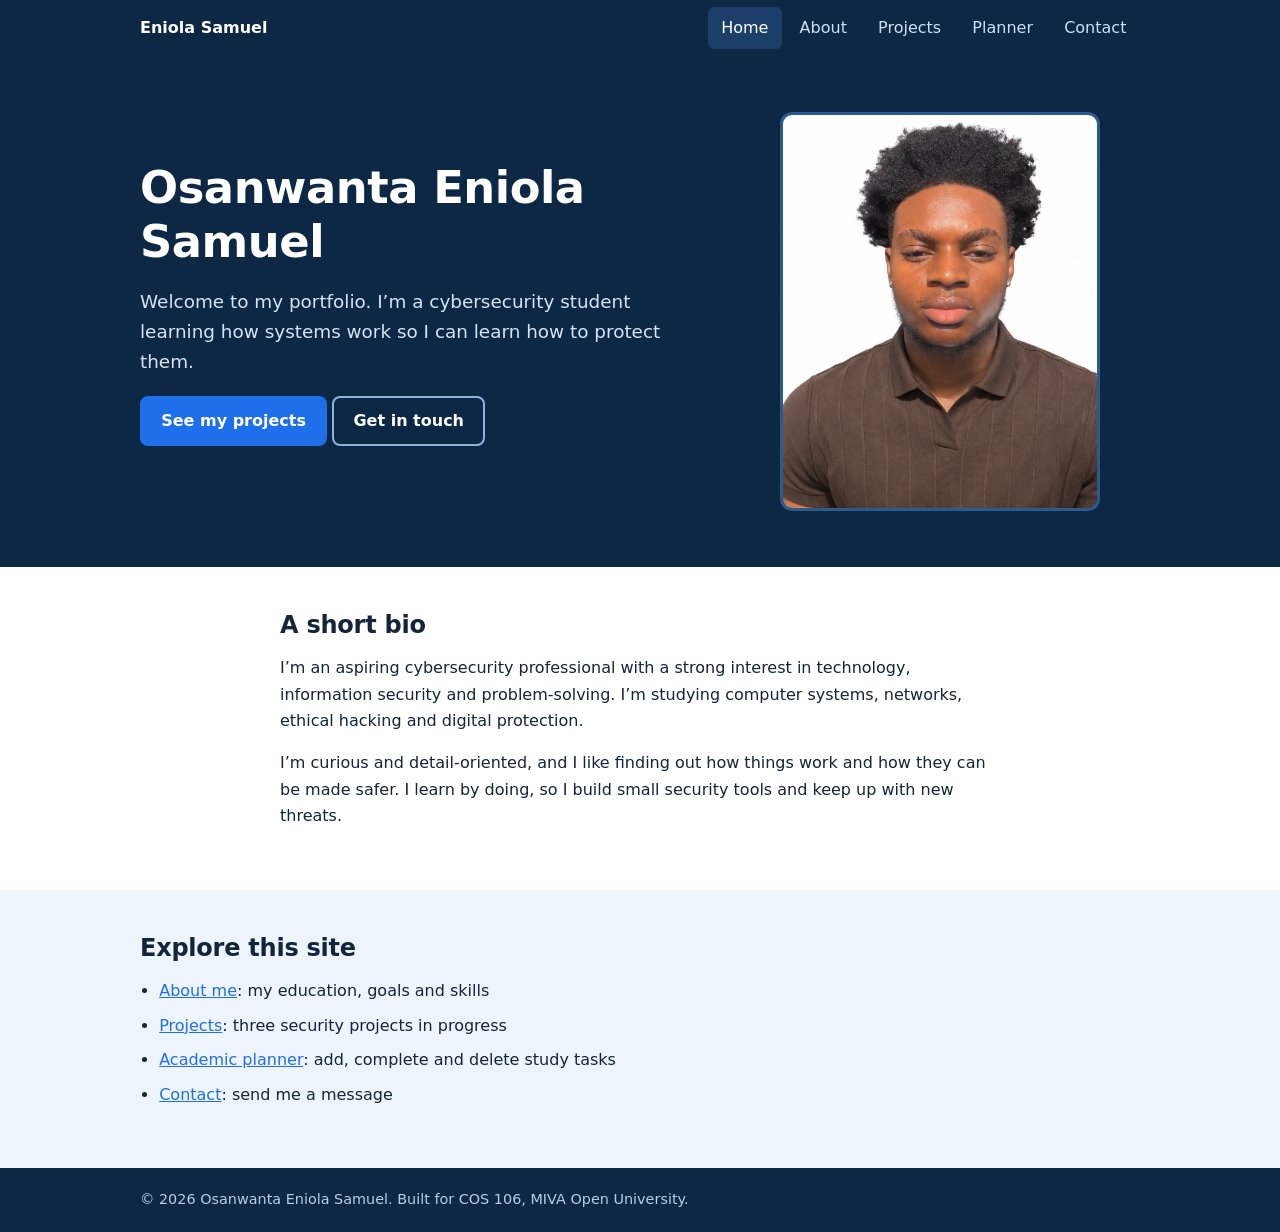
<file: index.html>
<!DOCTYPE html>
<html lang="en">
<head>
<meta charset="UTF-8">
<meta name="viewport" content="width=device-width, initial-scale=1">
<meta name="description" content="Student portfolio of Osanwanta Eniola Samuel, cybersecurity student.">
<title>Home | Osanwanta Eniola Samuel</title>
<link rel="stylesheet" href="css/style.css">
</head>
<body>
<header class="site">
<div class="wrap bar">
<a class="brand" href="index.html">Eniola Samuel</a>
<button class="menu-btn" id="menu-btn" aria-expanded="false" aria-controls="nav-list">Menu</button>
<nav aria-label="Main"><ul id="nav-list"><li><a href="index.html" aria-current="page">Home</a></li><li><a href="about.html">About</a></li><li><a href="projects.html">Projects</a></li><li><a href="planner.html">Planner</a></li><li><a href="contact.html">Contact</a></li></ul></nav>
</div>
</header>
<main>
<section class="hero">
<div class="wrap">
<div>
<h1>Osanwanta Eniola Samuel</h1>
<p class="lead">Welcome to my portfolio. I’m a cybersecurity student learning how systems work so I can learn how to protect them.</p>
<p><a class="btn" href="projects.html">See my projects</a> <a class="btn ghost" href="contact.html">Get in touch</a></p>
</div>
<figure class="photo"><img src="images/profile.jpg.PNG" alt="Portrait of Osanwanta Eniola Samuel" width="400" height="400"></figure>
</div>
</section>
<section class="section">
<div class="wrap narrow">
<h2>A short bio</h2>
<p>I’m an aspiring cybersecurity professional with a strong interest in technology, information security and problem-solving. I’m studying computer systems, networks, ethical hacking and digital protection.</p>
<p>I’m curious and detail-oriented, and I like finding out how things work and how they can be made safer. I learn by doing, so I build small security tools and keep up with new threats.</p>
</div>
</section>
<section class="section alt">
<div class="wrap">
<h2>Explore this site</h2>
<ul class="links">
<li><a href="about.html">About me</a>: my education, goals and skills</li>
<li><a href="projects.html">Projects</a>: three security projects in progress</li>
<li><a href="planner.html">Academic planner</a>: add, complete and delete study tasks</li>
<li><a href="contact.html">Contact</a>: send me a message</li>
</ul>
</div>
</section>
</main>
<footer class="site">
<div class="wrap"><p>&copy; <span id="year">2026</span> Osanwanta Eniola Samuel. Built for COS 106, MIVA Open University.</p></div>
</footer>
<script src="js/main.js"></script>
</body>
</html>
</file>
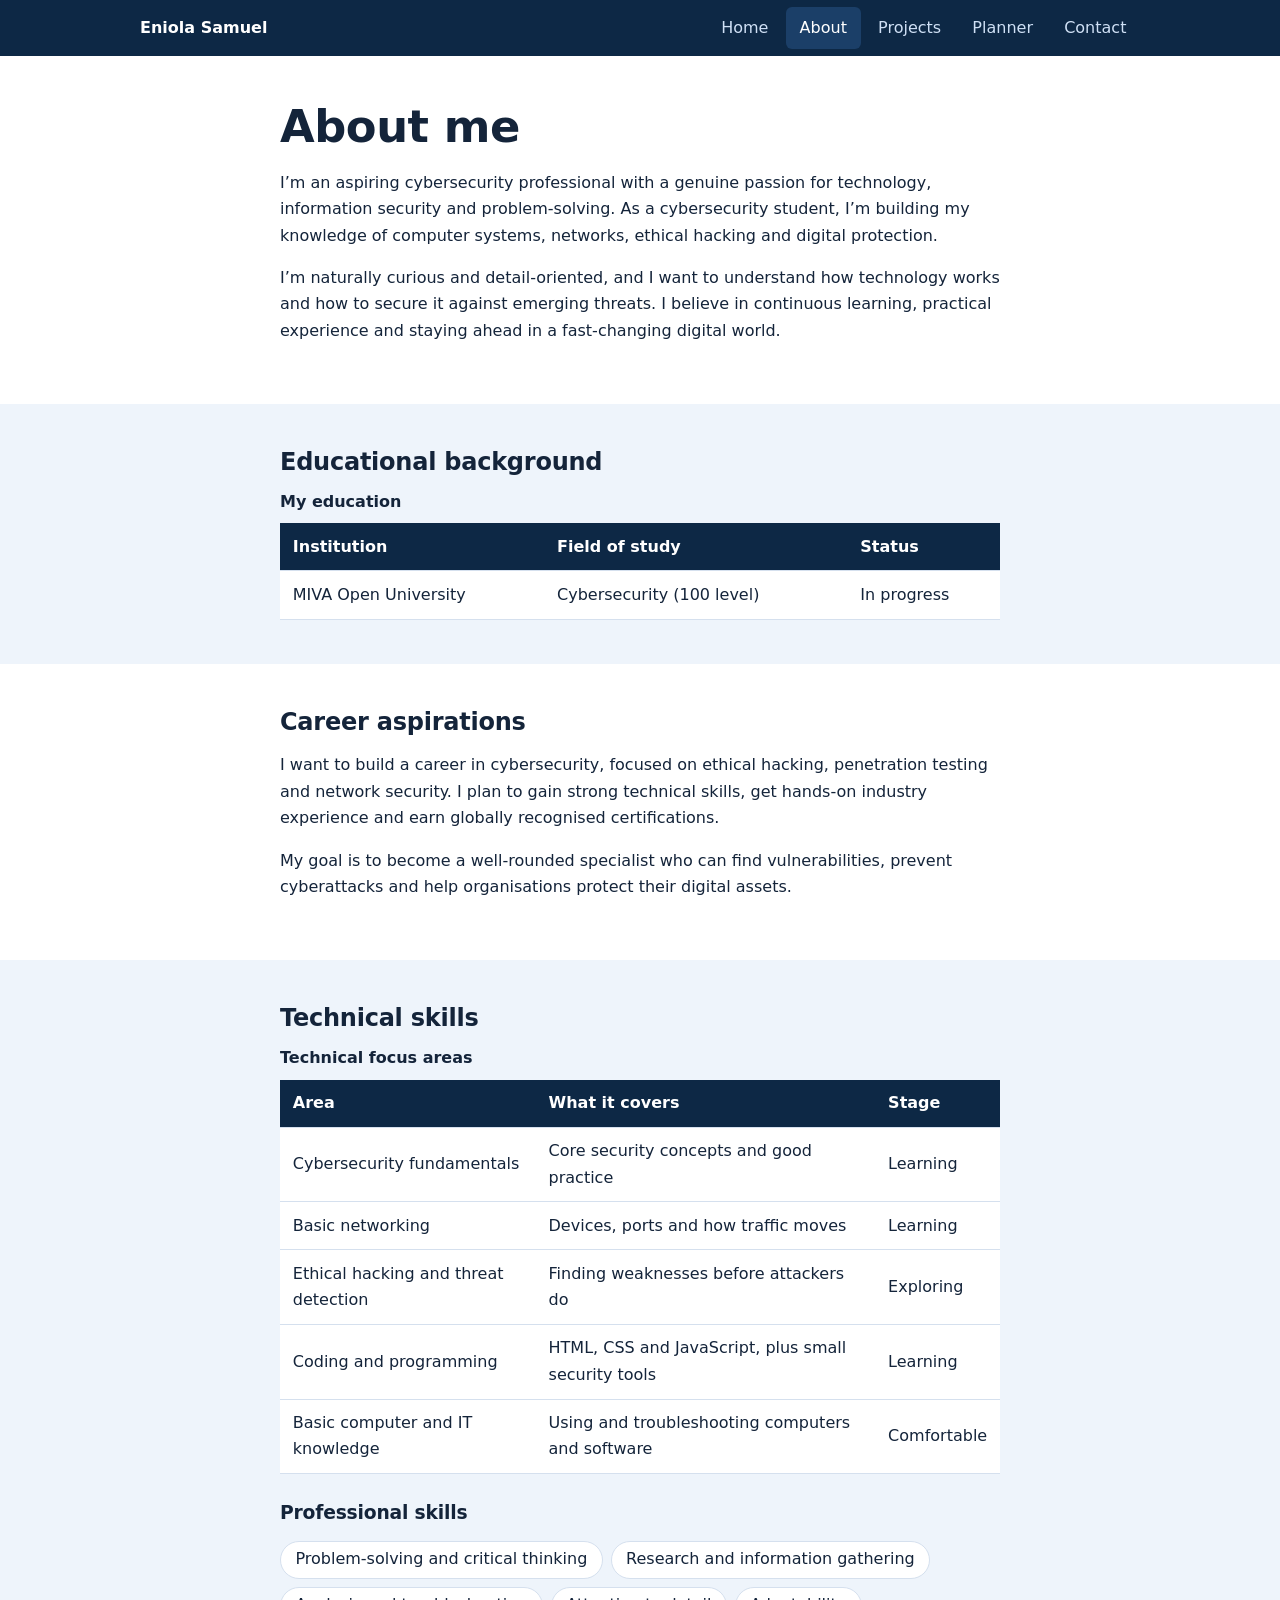
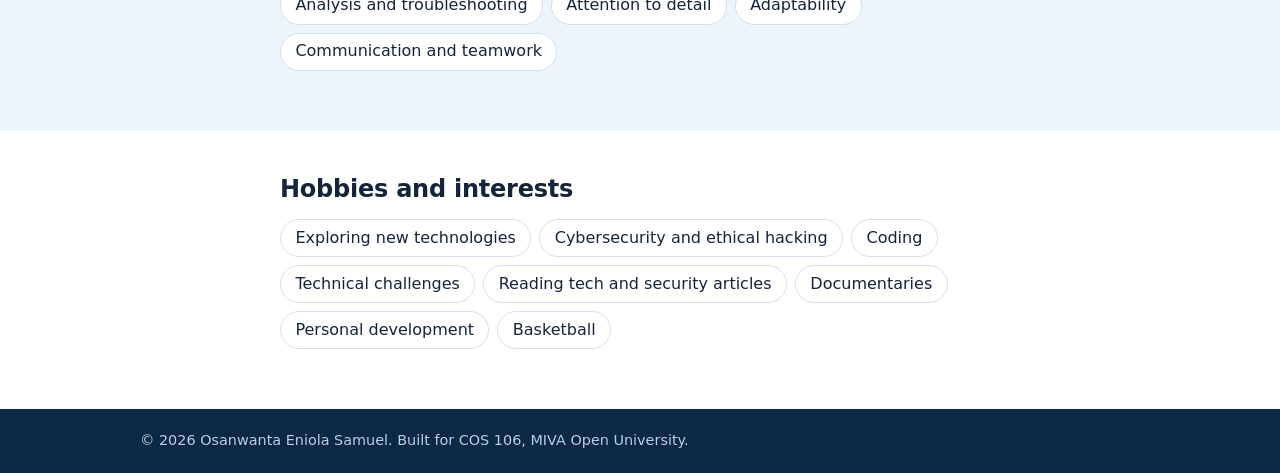
<file: about.html>
<!DOCTYPE html>
<html lang="en">
<head>
<meta charset="UTF-8">
<meta name="viewport" content="width=device-width, initial-scale=1">
<meta name="description" content="Student portfolio of Osanwanta Eniola Samuel, cybersecurity student.">
<title>About Me | Osanwanta Eniola Samuel</title>
<link rel="stylesheet" href="css/style.css">
</head>
<body>
<header class="site">
<div class="wrap bar">
<a class="brand" href="index.html">Eniola Samuel</a>
<button class="menu-btn" id="menu-btn" aria-expanded="false" aria-controls="nav-list">Menu</button>
<nav aria-label="Main"><ul id="nav-list"><li><a href="index.html">Home</a></li><li><a href="about.html" aria-current="page">About</a></li><li><a href="projects.html">Projects</a></li><li><a href="planner.html">Planner</a></li><li><a href="contact.html">Contact</a></li></ul></nav>
</div>
</header>
<main>
<section class="section">
<div class="wrap narrow">
<h1>About me</h1>
<p>I’m an aspiring cybersecurity professional with a genuine passion for technology, information security and problem-solving. As a cybersecurity student, I’m building my knowledge of computer systems, networks, ethical hacking and digital protection.</p>
<p>I’m naturally curious and detail-oriented, and I want to understand how technology works and how to secure it against emerging threats. I believe in continuous learning, practical experience and staying ahead in a fast-changing digital world.</p>
</div>
</section>
<section class="section alt">
<div class="wrap narrow">
<h2>Educational background</h2>
<div class="table-wrap">
<table>
<caption>My education</caption>
<thead><tr><th scope="col">Institution</th><th scope="col">Field of study</th><th scope="col">Status</th></tr></thead>
<tbody><tr><td>MIVA Open University</td><td>Cybersecurity (100 level)</td><td>In progress</td></tr></tbody>
</table>
</div>
</div>
</section>
<section class="section">
<div class="wrap narrow">
<h2>Career aspirations</h2>
<p>I want to build a career in cybersecurity, focused on ethical hacking, penetration testing and network security. I plan to gain strong technical skills, get hands-on industry experience and earn globally recognised certifications.</p>
<p>My goal is to become a well-rounded specialist who can find vulnerabilities, prevent cyberattacks and help organisations protect their digital assets.</p>
</div>
</section>
<section class="section alt">
<div class="wrap narrow">
<h2>Technical skills</h2>
<div class="table-wrap">
<table>
<caption>Technical focus areas</caption>
<thead><tr><th scope="col">Area</th><th scope="col">What it covers</th><th scope="col">Stage</th></tr></thead>
<tbody>
<tr><td>Cybersecurity fundamentals</td><td>Core security concepts and good practice</td><td>Learning</td></tr>
<tr><td>Basic networking</td><td>Devices, ports and how traffic moves</td><td>Learning</td></tr>
<tr><td>Ethical hacking and threat detection</td><td>Finding weaknesses before attackers do</td><td>Exploring</td></tr>
<tr><td>Coding and programming</td><td>HTML, CSS and JavaScript, plus small security tools</td><td>Learning</td></tr>
<tr><td>Basic computer and IT knowledge</td><td>Using and troubleshooting computers and software</td><td>Comfortable</td></tr>
</tbody>
</table>
</div>
<h3>Professional skills</h3>
<ul class="chips">
<li>Problem-solving and critical thinking</li>
<li>Research and information gathering</li>
<li>Analysis and troubleshooting</li>
<li>Attention to detail</li>
<li>Adaptability</li>
<li>Communication and teamwork</li>
</ul>
</div>
</section>
<section class="section">
<div class="wrap narrow">
<h2>Hobbies and interests</h2>
<ul class="chips">
<li>Exploring new technologies</li>
<li>Cybersecurity and ethical hacking</li>
<li>Coding</li>
<li>Technical challenges</li>
<li>Reading tech and security articles</li>
<li>Documentaries</li>
<li>Personal development</li>
<li>Basketball</li>
</ul>
</div>
</section>
</main>
<footer class="site">
<div class="wrap"><p>&copy; <span id="year">2026</span> Osanwanta Eniola Samuel. Built for COS 106, MIVA Open University.</p></div>
</footer>
<script src="js/main.js"></script>
</body>
</html>
</file>
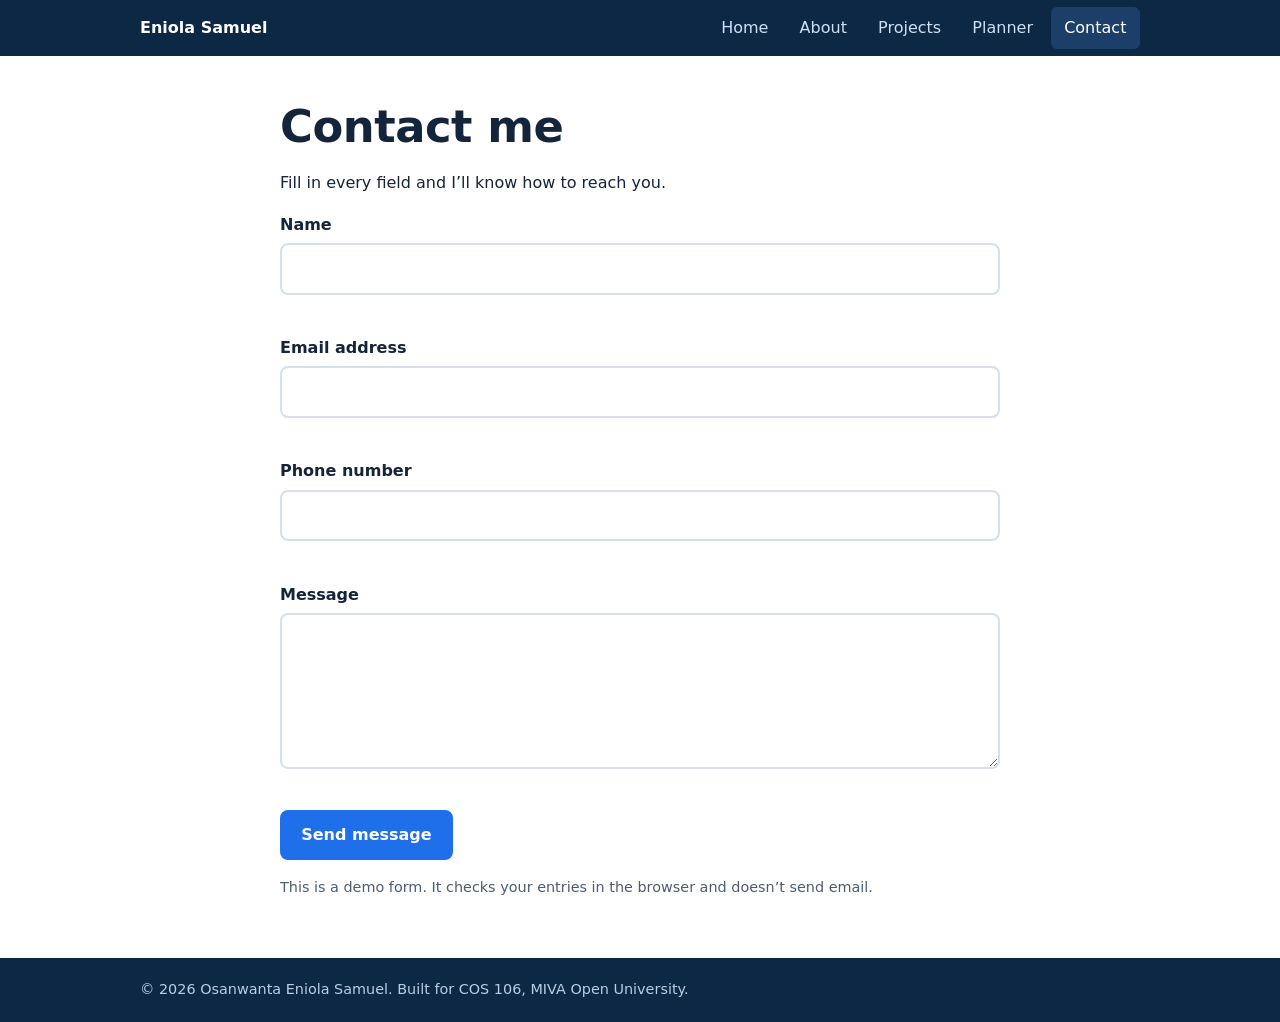
<file: contact.html>
<!DOCTYPE html>
<html lang="en">
<head>
<meta charset="UTF-8">
<meta name="viewport" content="width=device-width, initial-scale=1">
<meta name="description" content="Student portfolio of Osanwanta Eniola Samuel, cybersecurity student.">
<title>Contact | Osanwanta Eniola Samuel</title>
<link rel="stylesheet" href="css/style.css">
</head>
<body>
<header class="site">
<div class="wrap bar">
<a class="brand" href="index.html">Eniola Samuel</a>
<button class="menu-btn" id="menu-btn" aria-expanded="false" aria-controls="nav-list">Menu</button>
<nav aria-label="Main"><ul id="nav-list"><li><a href="index.html">Home</a></li><li><a href="about.html">About</a></li><li><a href="projects.html">Projects</a></li><li><a href="planner.html">Planner</a></li><li><a href="contact.html" aria-current="page">Contact</a></li></ul></nav>
</div>
</header>
<main>
<section class="section">
<div class="wrap narrow">
<h1>Contact me</h1>
<p>Fill in every field and I’ll know how to reach you.</p>
<form id="contact-form" novalidate>
<div class="field"><label for="name">Name</label><input id="name" name="name" type="text" autocomplete="name"><span class="error" id="name-error"></span></div>
<div class="field"><label for="email">Email address</label><input id="email" name="email" type="email" autocomplete="email"><span class="error" id="email-error"></span></div>
<div class="field"><label for="phone">Phone number</label><input id="phone" name="phone" type="tel" autocomplete="tel" inputmode="numeric"><span class="error" id="phone-error"></span></div>
<div class="field"><label for="message">Message</label><textarea id="message" name="message" rows="5"></textarea><span class="error" id="message-error"></span></div>
<button class="btn" type="submit">Send message</button>
</form>
<p class="success" id="form-success" role="status"></p>
<p class="note">This is a demo form. It checks your entries in the browser and doesn’t send email.</p>
</div>
</section>
</main>
<footer class="site">
<div class="wrap"><p>&copy; <span id="year">2026</span> Osanwanta Eniola Samuel. Built for COS 106, MIVA Open University.</p></div>
</footer>
<script src="js/main.js"></script>
<script src="js/contact.js"></script>
</body>
</html>
</file>
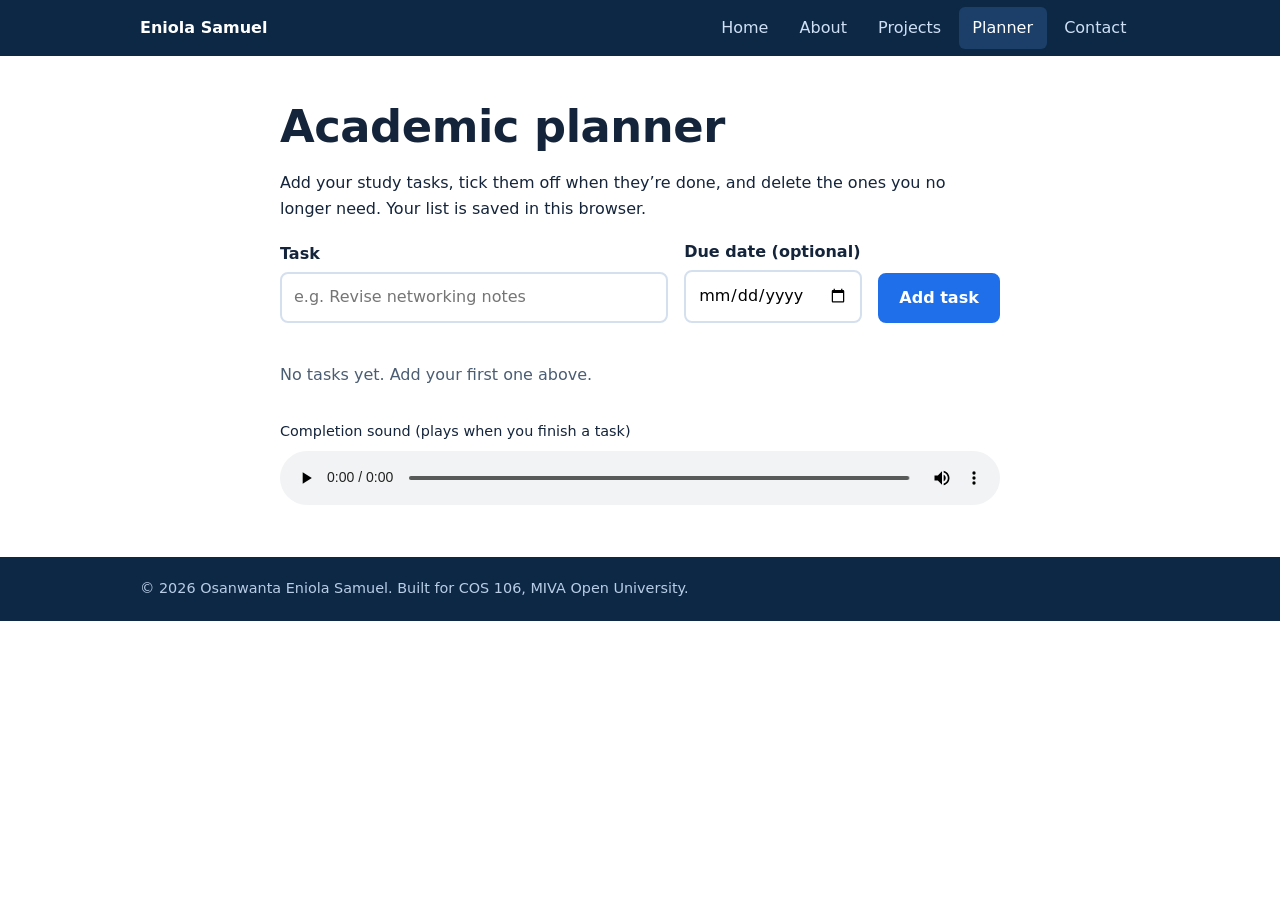
<file: planner.html>
<!DOCTYPE html>
<html lang="en">
<head>
<meta charset="UTF-8">
<meta name="viewport" content="width=device-width, initial-scale=1">
<meta name="description" content="Student portfolio of Osanwanta Eniola Samuel, cybersecurity student.">
<title>Academic Planner | Osanwanta Eniola Samuel</title>
<link rel="stylesheet" href="css/style.css">
</head>
<body>
<header class="site">
<div class="wrap bar">
<a class="brand" href="index.html">Eniola Samuel</a>
<button class="menu-btn" id="menu-btn" aria-expanded="false" aria-controls="nav-list">Menu</button>
<nav aria-label="Main"><ul id="nav-list"><li><a href="index.html">Home</a></li><li><a href="about.html">About</a></li><li><a href="projects.html">Projects</a></li><li><a href="planner.html" aria-current="page">Planner</a></li><li><a href="contact.html">Contact</a></li></ul></nav>
</div>
</header>
<main>
<section class="section">
<div class="wrap narrow">
<h1>Academic planner</h1>
<p>Add your study tasks, tick them off when they’re done, and delete the ones you no longer need. Your list is saved in this browser.</p>
<form id="task-form" class="task-form" novalidate>
<div class="field grow"><label for="task-input">Task</label><input id="task-input" type="text" placeholder="e.g. Revise networking notes" autocomplete="off"></div>
<div class="field"><label for="task-date">Due date (optional)</label><input id="task-date" type="date"></div>
<button class="btn" type="submit">Add task</button>
</form>
<p class="error" id="task-error" role="alert"></p>
<p class="count" id="task-count" aria-live="polite"></p>
<ul id="task-list" class="tasks"></ul>
<p id="task-empty" class="empty">No tasks yet. Add your first one above.</p>
<figure class="sound">
<figcaption>Completion sound (plays when you finish a task)</figcaption>
<audio id="done-sound" controls src="media/chime.wav">Your browser does not support audio.</audio>
</figure>
</div>
</section>
</main>
<footer class="site">
<div class="wrap"><p>&copy; <span id="year">2026</span> Osanwanta Eniola Samuel. Built for COS 106, MIVA Open University.</p></div>
</footer>
<script src="js/main.js"></script>
<script src="js/planner.js"></script>
</body>
</html>
</file>
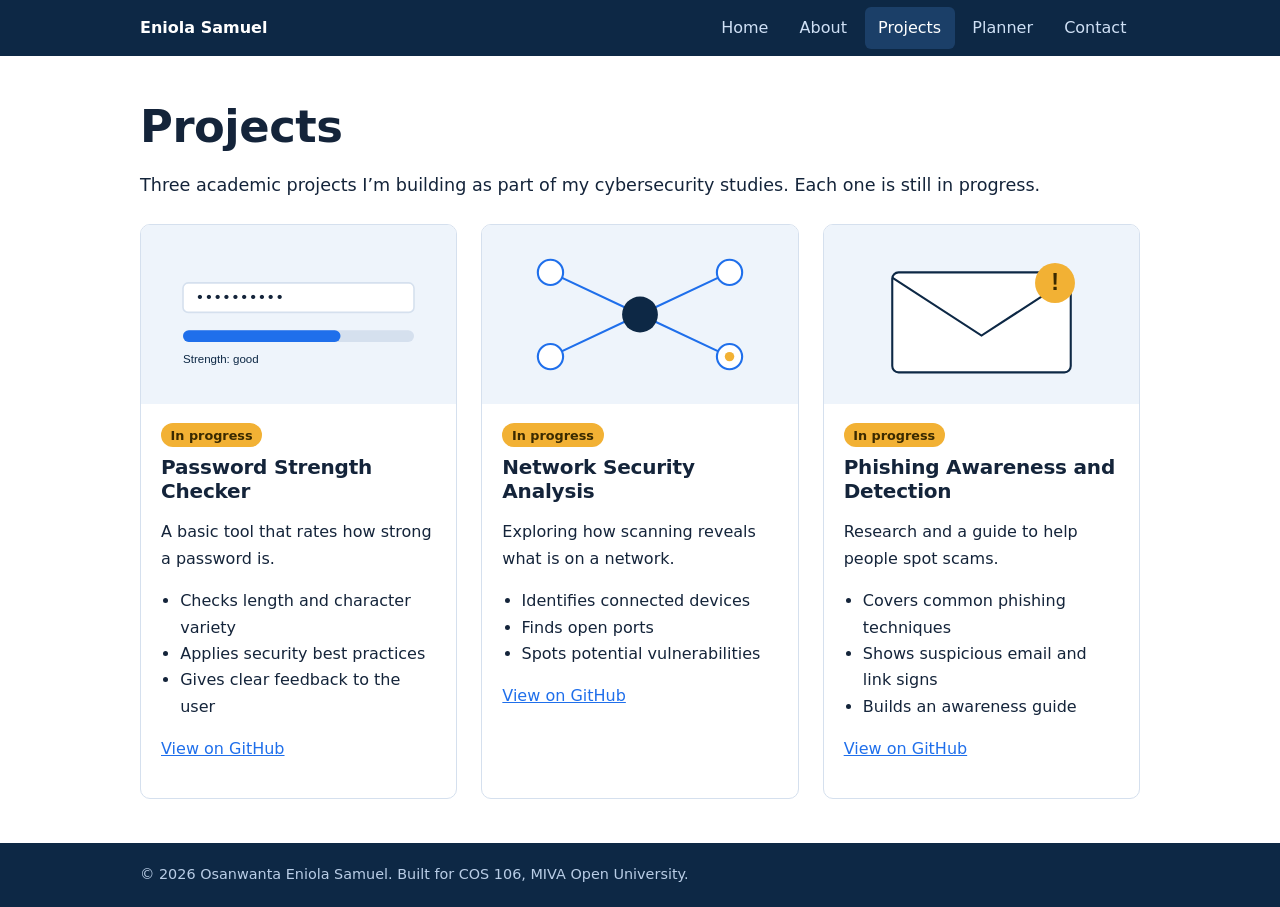
<file: projects.html>
<!DOCTYPE html>
<html lang="en">
<head>
<meta charset="UTF-8">
<meta name="viewport" content="width=device-width, initial-scale=1">
<meta name="description" content="Student portfolio of Osanwanta Eniola Samuel, cybersecurity student.">
<title>Projects | Osanwanta Eniola Samuel</title>
<link rel="stylesheet" href="css/style.css">
</head>
<body>
<header class="site">
<div class="wrap bar">
<a class="brand" href="index.html">Eniola Samuel</a>
<button class="menu-btn" id="menu-btn" aria-expanded="false" aria-controls="nav-list">Menu</button>
<nav aria-label="Main"><ul id="nav-list"><li><a href="index.html">Home</a></li><li><a href="about.html">About</a></li><li><a href="projects.html" aria-current="page">Projects</a></li><li><a href="planner.html">Planner</a></li><li><a href="contact.html">Contact</a></li></ul></nav>
</div>
</header>
<main>
<section class="section">
<div class="wrap">
<h1>Projects</h1>
<p class="lead-dark">Three academic projects I’m building as part of my cybersecurity studies. Each one is still in progress.</p>
<div class="grid3">
<article class="card">
<img src="images/project-password.svg" alt="Illustration of a password strength meter" width="600" height="340">
<div class="card-body">
<span class="tag">In progress</span>
<h2>Password Strength Checker</h2>
<p>A basic tool that rates how strong a password is.</p>
<ul><li>Checks length and character variety</li><li>Applies security best practices</li><li>Gives clear feedback to the user</li></ul>
<p><a href="https://github.com/" target="_blank" rel="noopener">View on GitHub</a></p>
</div>
</article><article class="card">
<img src="images/project-network.svg" alt="Illustration of connected network devices" width="600" height="340">
<div class="card-body">
<span class="tag">In progress</span>
<h2>Network Security Analysis</h2>
<p>Exploring how scanning reveals what is on a network.</p>
<ul><li>Identifies connected devices</li><li>Finds open ports</li><li>Spots potential vulnerabilities</li></ul>
<p><a href="https://github.com/" target="_blank" rel="noopener">View on GitHub</a></p>
</div>
</article><article class="card">
<img src="images/project-phishing.svg" alt="Illustration of an email with a hook" width="600" height="340">
<div class="card-body">
<span class="tag">In progress</span>
<h2>Phishing Awareness and Detection</h2>
<p>Research and a guide to help people spot scams.</p>
<ul><li>Covers common phishing techniques</li><li>Shows suspicious email and link signs</li><li>Builds an awareness guide</li></ul>
<p><a href="https://github.com/" target="_blank" rel="noopener">View on GitHub</a></p>
</div>
</article>
</div>
</div>
</section>
</main>
<footer class="site">
<div class="wrap"><p>&copy; <span id="year">2026</span> Osanwanta Eniola Samuel. Built for COS 106, MIVA Open University.</p></div>
</footer>
<script src="js/main.js"></script>
</body>
</html>
</file>
<file: css/style.css>
:root{--navy:#0d2845;--blue:#1f6feb;--ice:#eef4fb;--ink:#14243a;--line:#d5e0ee;--ok:#1a7f4b;--bad:#c62828;--amber:#f2b134}
*{box-sizing:border-box}
body{margin:0;font:1rem/1.65 "Segoe UI",system-ui,-apple-system,sans-serif;color:var(--ink);background:#fff}
h1,h2,h3{line-height:1.2;letter-spacing:-.01em;margin:0 0 .75rem}
h1{font-size:clamp(1.9rem,5vw,2.8rem)}
h2{font-size:1.5rem}
a{color:var(--blue)}
img{max-width:100%;height:auto;display:block}
:focus-visible{outline:3px solid var(--amber);outline-offset:2px}
.wrap{max-width:1040px;margin:0 auto;padding:0 1.25rem}
.narrow{max-width:760px}
header.site{background:var(--navy);position:sticky;top:0;z-index:5}
.bar{display:flex;align-items:center;justify-content:space-between;min-height:3.5rem}
.brand{color:#fff;font-weight:700;text-decoration:none}
nav ul{display:flex;gap:.25rem;list-style:none;margin:0;padding:0}
nav a{display:block;padding:.5rem .85rem;color:#cfe0f5;text-decoration:none;border-radius:6px;transition:background .2s,color .2s}
nav a:hover,nav a[aria-current=page]{background:#1b3f68;color:#fff}
.menu-btn{display:none;background:none;border:1px solid #4a6c94;color:#fff;border-radius:6px;padding:.4rem .8rem;font:inherit;cursor:pointer}
.hero{background:var(--navy);color:#fff;padding:3.5rem 0}
.hero .wrap{display:grid;grid-template-columns:1.4fr 1fr;gap:2.5rem;align-items:center}
.lead{font-size:1.15rem;color:#d6e4f6;max-width:34rem}
.lead-dark{font-size:1.1rem;margin-bottom:1.5rem}
.photo{position:relative;overflow:hidden;margin:0;max-width:320px;justify-self:center;border-radius:12px;border:3px solid #2c5a8f}
.photo::after{content:"";position:absolute;left:0;right:0;top:0;height:3px;background:var(--amber);box-shadow:0 0 14px var(--amber);animation:scan 2.4s ease-in-out 1 both}
@keyframes scan{from{top:0;opacity:1}to{top:100%;opacity:0}}
.btn{display:inline-block;background:var(--blue);color:#fff;border:2px solid var(--blue);padding:.6rem 1.2rem;border-radius:8px;font:inherit;font-weight:600;text-decoration:none;cursor:pointer;transition:background .2s,transform .2s}
.btn:hover{background:#1558bd;transform:translateY(-2px)}
.btn.ghost{background:transparent;border-color:#8fb2e0;color:#fff}
.btn.ghost:hover{background:#1b3f68}
.section{padding:2.75rem 0}
.alt{background:var(--ice)}
.links{padding-left:1.2rem}
.links li{margin-bottom:.5rem}
.chips{list-style:none;padding:0;display:flex;flex-wrap:wrap;gap:.5rem}
.chips li{background:#fff;border:1px solid var(--line);border-radius:999px;padding:.3rem .9rem}
h3{margin-top:1.75rem}
.table-wrap{overflow-x:auto}
table{border-collapse:collapse;width:100%;background:#fff}
caption{text-align:left;font-weight:600;padding-bottom:.5rem}
th,td{text-align:left;padding:.65rem .8rem;border-bottom:1px solid var(--line)}
th{background:var(--navy);color:#fff}
.grid3{display:grid;grid-template-columns:repeat(auto-fit,minmax(280px,1fr));gap:1.5rem}
.card{border:1px solid var(--line);border-radius:10px;overflow:hidden;background:#fff;transition:transform .2s,box-shadow .2s}
.card:hover{transform:translateY(-4px);box-shadow:0 10px 24px rgba(13,40,69,.15)}
.card-body{padding:1.1rem 1.25rem 1.25rem}
.card h2{font-size:1.25rem}
.card ul{padding-left:1.2rem}
.tag{display:inline-block;background:var(--amber);color:#3a2a00;font-size:.8rem;font-weight:600;padding:.1rem .6rem;border-radius:999px;margin-bottom:.5rem}
.field{margin-bottom:1.1rem;display:flex;flex-direction:column}
label{font-weight:600;margin-bottom:.3rem}
input,textarea{font:inherit;padding:.65rem .75rem;border:2px solid var(--line);border-radius:8px;width:100%;transition:border-color .2s}
input:focus,textarea:focus{border-color:var(--blue);outline:none}
.invalid{border-color:var(--bad)}
.error{color:var(--bad);font-size:.9rem;min-height:1.2rem;margin:.25rem 0 0}
.success{color:var(--ok);font-weight:600}
.note{font-size:.9rem;color:#4b5d73}
.task-form{display:flex;gap:1rem;align-items:flex-end;flex-wrap:wrap}
.task-form .field{margin-bottom:0}
.grow{flex:1 1 220px}
.count{font-weight:600;margin:.5rem 0}
.tasks{list-style:none;padding:0;margin:0}
.tasks li{display:flex;align-items:center;gap:.75rem;padding:.75rem .9rem;margin-bottom:.5rem;border:1px solid var(--line);border-radius:8px;background:#fff;transition:background .2s}
.tasks li.done{background:var(--ice)}
.tasks li.done .t-text{text-decoration:line-through;color:#6b7c93}
.tasks input[type=checkbox]{width:1.2rem;height:1.2rem;flex:none}
.t-text{flex:1}
.t-date{font-size:.85rem;color:#4b5d73}
.del{background:none;border:1px solid var(--bad);color:var(--bad);border-radius:6px;padding:.25rem .65rem;font:inherit;cursor:pointer;transition:background .2s,color .2s}
.del:hover{background:var(--bad);color:#fff}
.empty{color:#4b5d73}
.sound{margin:2rem 0 0}
.sound figcaption{font-size:.9rem;margin-bottom:.4rem}
.sound audio{width:100%}
footer.site{background:var(--navy);color:#b9cde6;padding:1.25rem 0;font-size:.9rem}
footer.site p{margin:0}
@media(max-width:700px){
.menu-btn{display:block}
nav ul{display:none;flex-direction:column;position:absolute;left:0;right:0;top:3.5rem;background:var(--navy);padding:.5rem 1.25rem 1rem}
nav ul.open{display:flex}
.hero .wrap{grid-template-columns:1fr}
.photo{order:-1;max-width:220px}
}
@media(prefers-reduced-motion:reduce){*{animation:none!important;transition:none!important}}
</file>
